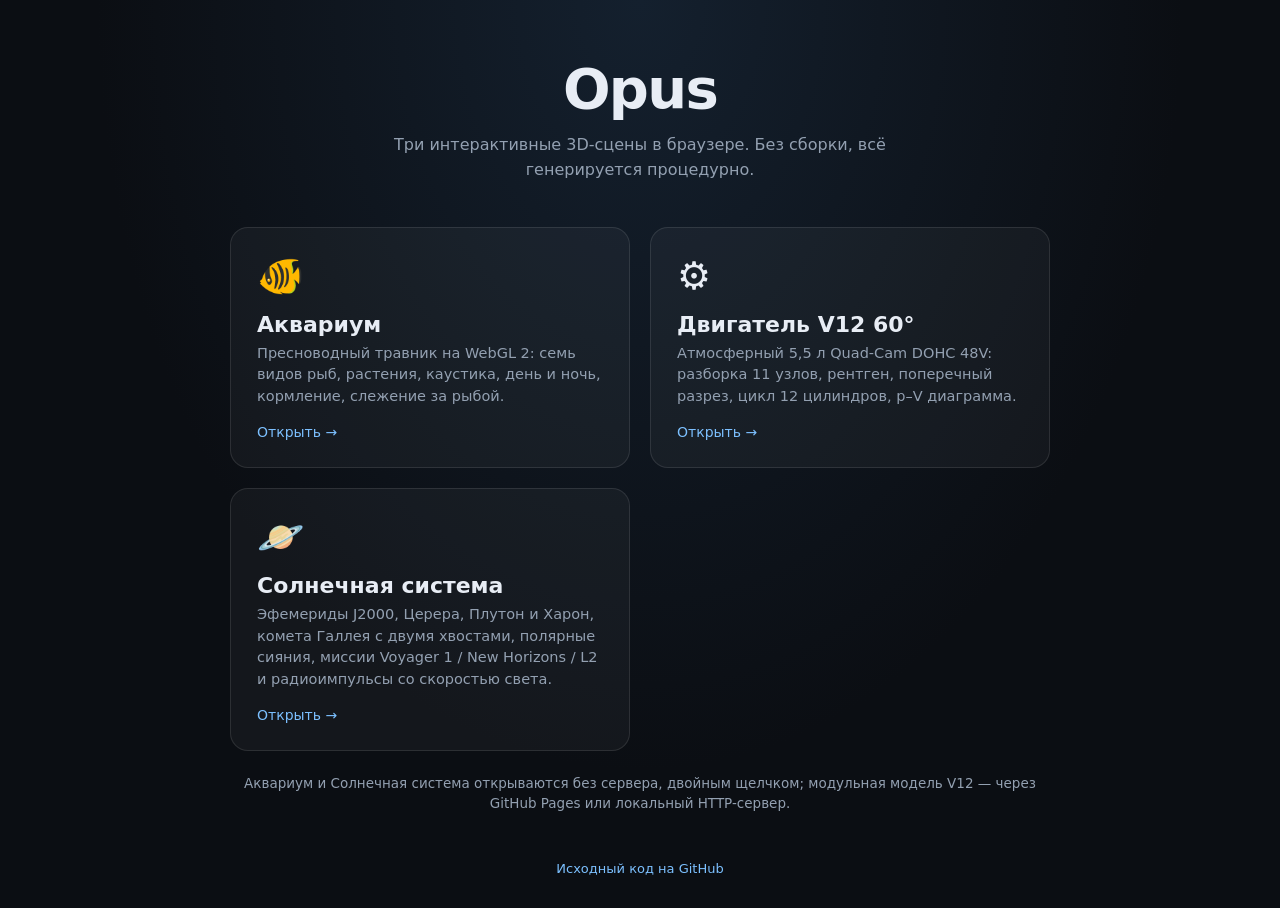
<file: index.html>
<!DOCTYPE html>
<html lang="ru">
<head>
<meta charset="utf-8">
<meta name="viewport" content="width=device-width,initial-scale=1">
<title>Opus · интерактивные 3D-сцены</title>
<meta name="description" content="Три интерактивные 3D-сцены в браузере: аквариум, четырёхтактный двигатель и Солнечная система.">
<style>
  :root{--bg:#0b0e13;--txt:#e8edf5;--muted:#93a0b1;--card:rgba(255,255,255,.04);--stroke:rgba(255,255,255,.1)}
  *{box-sizing:border-box}
  html,body{margin:0;min-height:100%;background:var(--bg);color:var(--txt);
    font-family:Inter,"Segoe UI",system-ui,-apple-system,Roboto,Helvetica,Arial,sans-serif;-webkit-font-smoothing:antialiased}
  body{background:radial-gradient(ellipse at 50% 0%,#14202e 0%,#0b0e13 60%) no-repeat;min-height:100vh;
    display:flex;flex-direction:column;align-items:center;padding:56px 20px 32px}
  h1{margin:0;font-size:clamp(34px,6vw,56px);letter-spacing:-.03em}
  p.lead{margin:12px 0 0;max-width:560px;text-align:center;color:var(--muted);line-height:1.55;font-size:16px}
  .grid{margin-top:44px;display:grid;grid-template-columns:repeat(auto-fit,minmax(280px,1fr));gap:20px;width:100%;max-width:820px}
  a.card{display:block;padding:26px;border-radius:18px;background:var(--card);border:1px solid var(--stroke);
    color:inherit;text-decoration:none;transition:transform .2s,border-color .2s,background .2s}
  a.card:hover{transform:translateY(-3px);border-color:rgba(120,190,255,.5);background:rgba(255,255,255,.07)}
  .emoji{font-size:38px}
  h2{margin:14px 0 6px;font-size:22px}
  .card p{margin:0;color:var(--muted);line-height:1.5;font-size:14.5px}
  .go{display:inline-block;margin-top:16px;font-size:14px;color:#7cc0ff}
  .note{margin:22px 0 0;max-width:820px;text-align:center;color:var(--muted);font-size:13.5px;line-height:1.5}
  .note a{color:#7cc0ff;text-decoration:none}
  footer{margin-top:auto;padding-top:48px;color:var(--muted);font-size:13px}
  footer a{color:#7cc0ff;text-decoration:none}
</style>
</head>
<body>
  <h1>Opus</h1>
  <p class="lead">Три интерактивные 3D-сцены в браузере. Без сборки, всё генерируется процедурно.</p>
  <div class="grid">
    <a class="card" href="Akvarium/%D0%90%D0%BA%D0%B2%D0%B0%D1%80%D0%B8%D1%83%D0%BC%20max.html">
      <div class="emoji">🐠</div>
      <h2>Аквариум</h2>
      <p>Пресноводный травник на WebGL 2: семь видов рыб, растения, каустика, день и ночь, кормление, слежение за рыбой.</p>
      <span class="go">Открыть →</span>
    </a>
    <a class="card" href="Engine/">
      <div class="emoji">⚙️</div>
      <h2>Двигатель V12 60°</h2>
      <p>Атмосферный 5,5 л Quad-Cam DOHC 48V: разборка 11 узлов, рентген, поперечный разрез, цикл 12 цилиндров, p–V диаграмма.</p>
      <span class="go">Открыть →</span>
    </a>
    <a class="card" href="SolarSystem/SolarSystem.html">
      <div class="emoji">🪐</div>
      <h2>Солнечная система</h2>
      <p>Эфемериды J2000, Церера, Плутон и Харон, комета Галлея с двумя хвостами, полярные сияния, миссии Voyager 1 / New Horizons / L2 и радиоимпульсы со скоростью света.</p>
      <span class="go">Открыть →</span>
    </a>
  </div>
  <p class="note">Аквариум и Солнечная система открываются без сервера, двойным щелчком; модульная модель V12 — через GitHub Pages или локальный HTTP-сервер.</p>
  <footer><a href="https://github.com/SolasFor/Opus">Исходный код на GitHub</a></footer>
</body>
</html>
</file>
